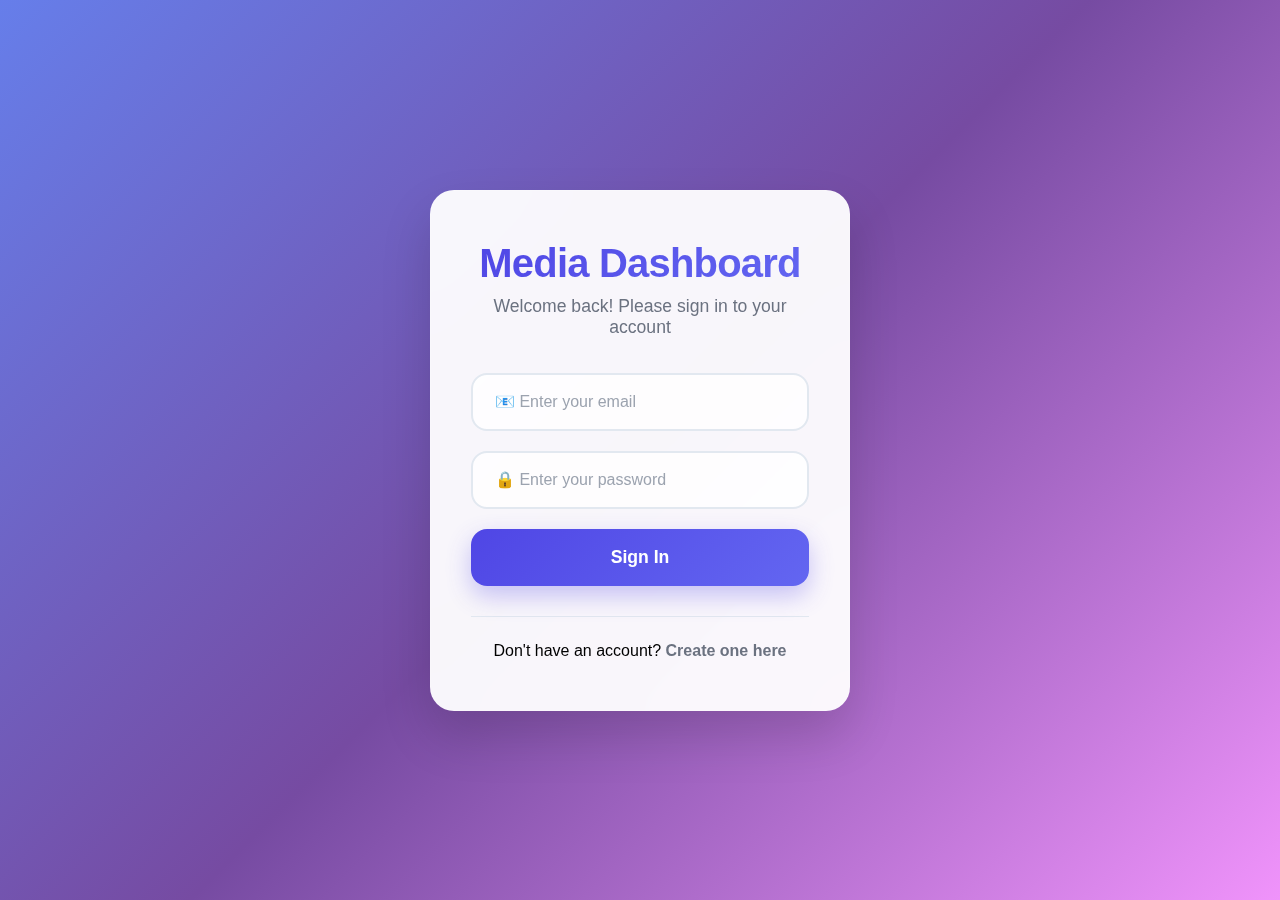
<file: index.html>
<!DOCTYPE html>
<html lang="en">
<head>
<meta charset="UTF-8">
<meta name="viewport" content="width=device-width, initial-scale=1.0">
<title>Dashboard - Media & Notes</title>
<style>
* {
  margin: 0;
  padding: 0;
  box-sizing: border-box;
}

body {
  font-family: -apple-system, BlinkMacSystemFont, 'Segoe UI', Roboto, Oxygen, Ubuntu, sans-serif;
  background: linear-gradient(135deg, #667eea 0%, #764ba2 100%);
  min-height: 100vh;
  padding: 15px;
  line-height: 1.6;
}

.container {
  max-width: 1200px;
  margin: 0 auto;
}

/* ----------------- Dashboard Header ----------------- */
.dashboard-header {
  background: linear-gradient(135deg, #4f46e5, #6366f1);
  color: white;
  padding: 25px;
  border-radius: 20px;
  text-align: center;
  margin-bottom: 30px;
  box-shadow: 0 20px 40px rgba(79, 70, 229, 0.3);
  position: relative;
  overflow: hidden;
}

.dashboard-header::before {
  content: '';
  position: absolute;
  top: -50%;
  right: -50%;
  width: 100%;
  height: 100%;
  background: rgba(255,255,255,0.1);
  transform: rotate(30deg);
  animation: shimmer 3s infinite;
}

@keyframes shimmer {
  0% { transform: translateX(-100%) translateY(-100%) rotate(30deg); }
  100% { transform: translateX(100%) translateY(100%) rotate(30deg); }
}

.dashboard-header h2 { 
  font-size: clamp(1.5rem, 4vw, 2.2rem); 
  margin-bottom: 8px;
  font-weight: 700;
}

.dashboard-header p { 
  font-size: clamp(0.9rem, 2.5vw, 1.1rem); 
  color: #e0e7ff;
  opacity: 0.9;
}

#logoutBtn {
  position: absolute; 
  top: 20px; 
  right: 20px;
  background: rgba(255,255,255,0.2);
  backdrop-filter: blur(10px);
  color: white; 
  border: 1px solid rgba(255,255,255,0.3);
  padding: 12px 20px; 
  border-radius: 50px;
  cursor: pointer; 
  font-weight: 600; 
  font-size: 0.9rem;
  transition: all 0.3s ease;
}

#logoutBtn:hover { 
  background: rgba(225, 29, 72, 0.9);
  transform: translateY(-3px) scale(1.05);
  box-shadow: 0 10px 25px rgba(225, 29, 72, 0.4);
}

/* ----------------- Location Button ----------------- */
#locationBtn {
  display: inline-flex;
  align-items: center;
  gap: 8px;
  background: rgba(255,255,255,0.2);
  backdrop-filter: blur(10px);
  color: white;
  border: 1px solid rgba(255,255,255,0.3);
  padding: 14px 24px;
  border-radius: 50px;
  cursor: pointer;
  font-weight: 600;
  font-size: 1rem;
  margin-bottom: 20px;
  transition: all 0.3s ease;
}

#locationBtn:hover {
  background: rgba(34, 197, 94, 0.9);
  transform: translateY(-3px);
  box-shadow: 0 15px 30px rgba(34, 197, 94, 0.4);
}

#locationStatus {
  color: #10b981;
  font-weight: 500;
  margin-bottom: 25px;
  font-size: 0.95rem;
}

/* ----------------- Admin Cards ----------------- */
.admin-cards {
  display: grid;
  grid-template-columns: repeat(auto-fit, minmax(320px, 1fr));
  gap: 20px;
  margin-bottom: 30px;
}

.card {
  background: rgba(255, 255, 255, 0.95);
  backdrop-filter: blur(20px);
  padding: 25px;
  border-radius: 20px;
  box-shadow: 0 20px 40px rgba(0,0,0,0.1);
  border: 1px solid rgba(255,255,255,0.2);
  transition: all 0.4s cubic-bezier(0.175, 0.885, 0.32, 1.275);
}

.card:hover {
  transform: translateY(-10px) scale(1.02);
  box-shadow: 0 30px 60px rgba(0,0,0,0.15);
}

.card h3, .card h4 {
  color: #4f46e5;
  margin-bottom: 15px;
  font-size: 1.3rem;
  font-weight: 700;
}

.card form {
  display: flex;
  flex-direction: column;
  gap: 15px;
}

.card input, .card textarea, .card button {
  width: 100%;
  padding: 14px 16px;
  border: 2px solid #e2e8f0;
  border-radius: 12px;
  font-size: 1rem;
  transition: all 0.3s ease;
  background: rgba(255,255,255,0.8);
}

.card input:focus, .card textarea:focus {
  outline: none;
  border-color: #4f46e5;
  box-shadow: 0 0 0 3px rgba(79, 70, 229, 0.1);
}

.card textarea { resize: vertical; min-height: 100px; }

/* ----------------- Tabs ----------------- */
.tabs {
  display: flex;
  justify-content: center;
  gap: 15px;
  margin-bottom: 30px;
  flex-wrap: wrap;
}

.tabs button {
  background: rgba(255,255,255,0.2);
  backdrop-filter: blur(10px);
  color: white;
  border: 1px solid rgba(255,255,255,0.3);
  padding: 14px 28px;
  border-radius: 50px;
  cursor: pointer;
  font-weight: 600;
  font-size: 1rem;
  transition: all 0.3s ease;
  white-space: nowrap;
}

.tabs button.active, .tabs button:hover {
  background: linear-gradient(135deg, #4f46e5, #6366f1);
  transform: translateY(-3px);
  box-shadow: 0 15px 30px rgba(79, 70, 229, 0.4);
}

/* ----------------- Gallery & Notes ----------------- */
.gallery, #notesContainer {
  display: grid;
  grid-template-columns: repeat(auto-fill, minmax(280px, 1fr));
  gap: 20px;
  margin-top: 20px;
}

#gallerySection h3, #notesSection h3, h3 {
  color: white;
  font-size: clamp(1.4rem, 3vw, 1.8rem);
  margin-bottom: 25px;
  text-align: center;
  font-weight: 700;
  text-shadow: 0 2px 10px rgba(0,0,0,0.3);
}

/* Media Styling */
img, video, audio {
  width: 100%;
  height: 200px;
  object-fit: cover;
  border-radius: 16px;
  margin-bottom: 15px;
  box-shadow: 0 10px 30px rgba(0,0,0,0.2);
}

audio { height: auto; }

/* Delete Button */
button.delete {
  background: linear-gradient(135deg, #ef4444, #dc2626);
  color: white;
  border: none;
  padding: 10px 20px;
  border-radius: 25px;
  cursor: pointer;
  font-size: 0.9rem;
  font-weight: 600;
  transition: all 0.3s ease;
  align-self: flex-start;
  box-shadow: 0 5px 15px rgba(239, 68, 68, 0.4);
}

button.delete:hover {
  transform: translateY(-2px) scale(1.05);
  box-shadow: 0 10px 25px rgba(239, 68, 68, 0.6);
}

/* Location Cards */
.location-card {
  background: rgba(255,255,255,0.95);
  backdrop-filter: blur(20px);
  border: 1px solid rgba(255,255,255,0.3);
  padding: 20px;
  margin-bottom: 15px;
  border-radius: 16px;
  box-shadow: 0 10px 30px rgba(0,0,0,0.1);
}

.location-card p {
  margin-bottom: 8px;
  color: #374151;
  font-size: 0.95rem;
}

/* ----------------- Responsive Design ----------------- */
@media (max-width: 768px) {
  body { padding: 10px; }
  
  .dashboard-header {
    padding: 20px 15px;
    margin-bottom: 20px;
  }
  
  #logoutBtn {
    position: static;
    margin-top: 15px;
    width: 100%;
  }
  
  .tabs {
    flex-direction: column;
    align-items: center;
  }
  
  .tabs button {
    width: 100%;
    max-width: 300px;
    padding: 16px 24px;
  }
  
  .admin-cards {
    grid-template-columns: 1fr;
    gap: 15px;
  }
  
  .gallery, #notesContainer {
    grid-template-columns: repeat(auto-fill, minmax(250px, 1fr));
    gap: 15px;
  }
  
  #locationBtn {
    width: 100%;
    justify-content: center;
  }
}

@media (max-width: 480px) {
  .gallery, #notesContainer {
    grid-template-columns: 1fr;
  }
  
  .card {
    padding: 20px 15px;
  }
  
  img, video {
    height: 180px;
  }
}

/* Loading Animation */
.loading {
  display: inline-block;
  width: 20px;
  height: 20px;
  border: 3px solid rgba(255,255,255,.3);
  border-radius: 50%;
  border-top-color: #fff;
  animation: spin 1s ease-in-out infinite;
}

@keyframes spin {
  to { transform: rotate(360deg); }
}
</style>
</head>
<body>
<div class="container">

<!-- Dashboard Header -->
<div class="dashboard-header">
  <h2 id="welcomeUser">Welcome!</h2>
  <p id="userRoleDisplay">Role: </p>
  <button id="logoutBtn">Logout</button>
</div>

<button id="locationBtn">📍 Save My Location</button>
<p id="locationStatus"></p>

<!-- Admin Form Cards -->
<div class="admin-cards">
  <div class="card" id="uploadCard" style="display:none;">
    <h3>Upload Media (Admin Only)</h3>
    <form id="uploadForm">
      <input type="file" id="file" required />
      <button type="submit">Upload Media</button>
    </form>
  </div>
  <div class="card" id="noteCard" style="display:none;">
    <h3>Add Note (Admin Only)</h3>
    <form id="noteForm">
      <input type="text" id="noteTitle" placeholder="Note Title" required />
      <textarea id="noteContent" placeholder="Note Content" rows="3" required></textarea>
      <button type="submit">Add Note</button>
    </form>
  </div>
</div>

<!-- Tabs -->
<div class="tabs">
  <button id="galleryTab" class="active">📸 Gallery</button>
  <button id="notesTab">📝 Notes</button>
</div>

<!-- Sections -->
<div id="gallerySection">
  <h3>Media Gallery</h3>
  <div class="gallery" id="gallery"></div>
</div>

<div id="notesSection" style="display:none;">
  <h3>Notes</h3>
  <div id="notesContainer"></div>
</div>

<!-- Location Cards -->
<h3>📍 Recent Locations</h3>
<div id="locationsContainer"></div>

</div>

<script>
// ------------------ User Info ------------------
let token = localStorage.getItem("token");
let userRole = localStorage.getItem("role");
let username = localStorage.getItem("username") || "User";

if(!token) window.location.href = "login.html";

document.getElementById("welcomeUser").innerText = `Welcome, ${username}!`;
document.getElementById("userRoleDisplay").innerText = `Role: ${userRole.charAt(0).toUpperCase() + userRole.slice(1)}`;

// Show admin cards
if(userRole === "admin"){
  document.getElementById("uploadCard").style.display = "block";
  document.getElementById("noteCard").style.display = "block";
}

// Logout
document.getElementById("logoutBtn").onclick = ()=>{
  localStorage.clear();
  window.location.href = "login.html";
};

// ------------------ Save Location ------------------
const locationBtn = document.getElementById("locationBtn");
const locationStatus = document.getElementById("locationStatus");

document.getElementById("locationBtn").addEventListener("click", async () => {
  locationBtn.innerHTML = '<span class="loading"></span> Saving...';
  locationBtn.disabled = true;
  
  if (!navigator.geolocation) { 
    alert("Geolocation not supported"); 
    resetLocationBtn();
    return; 
  }

  navigator.geolocation.getCurrentPosition(async (position) => {
    const lat = position.coords.latitude;
    const lng = position.coords.longitude;

    try {
      const res = await fetch("http://localhost:5000/api/location/save", {
        method: "POST",
        headers: { "Content-Type": "application/json", "Authorization": "Bearer " + token },
        body: JSON.stringify({ lat, lng })
      });

      if (!res.ok) {
        const err = await res.json();
        throw new Error(err.msg || "Failed to save location");
      }

      locationStatus.innerText = "✅ Location saved successfully!";
      loadLocations();
    } catch (err) {
      console.error(err);
      alert("Failed to save location: " + err.message);
    } finally {
      resetLocationBtn();
    }
  }, (error) => {
    alert("Location access denied");
    resetLocationBtn();
  });
});

function resetLocationBtn() {
  setTimeout(() => {
    locationBtn.innerHTML = '📍 Save My Location';
    locationBtn.disabled = false;
  }, 1500);
}

// ------------------ Display Locations ------------------
async function loadLocations() {
  const container = document.getElementById("locationsContainer");
  container.innerHTML = '<div style="text-align:center;padding:40px;color:#9ca3af;">Loading locations...</div>';
  
  try {
    const res = await fetch("http://localhost:5000/api/location/all");
    const locations = await res.json();
    
    container.innerHTML = "";
    if (locations.length === 0) {
      container.innerHTML = '<div style="text-align:center;padding:40px;color:#9ca3af;">No locations saved yet</div>';
      return;
    }
    
    locations.forEach(loc => {
      const date = new Date(loc.createdAt);
      const div = document.createElement("div");
      div.className = "location-card";
      div.innerHTML = `
        <p><strong>👤 ${loc.user.username}</strong></p>
        <p>📍 ${loc.lat.toFixed(6)}, ${loc.lng.toFixed(6)}</p>
        <p>🕒 ${date.toLocaleString('en-IN', { timeZone: 'Asia/Kolkata' })}</p>
      `;
      container.appendChild(div);
    });
  } catch (err) { 
    console.error("Failed to load locations:", err);
    container.innerHTML = '<div style="text-align:center;padding:40px;color:#ef4444;">Failed to load locations</div>';
  }
}
loadLocations();

// ------------------ Tabs ------------------
const galleryTab = document.getElementById("galleryTab");
const notesTab = document.getElementById("notesTab");
const gallerySection = document.getElementById("gallerySection");
const notesSection = document.getElementById("notesSection");

gallerySection.style.display = "block";
notesSection.style.display = "none";

galleryTab.onclick = () => {
  gallerySection.style.display = "block"; 
  notesSection.style.display = "none";
  galleryTab.classList.add("active"); 
  notesTab.classList.remove("active");
  loadMedia();
}

notesTab.onclick = () => {
  gallerySection.style.display = "none"; 
  notesSection.style.display = "block";
  notesTab.classList.add("active"); 
  galleryTab.classList.remove("active");
  loadNotes();
}

// ------------------ Media & Notes Logic ------------------
const gallery = document.getElementById("gallery");
const notesContainer = document.getElementById("notesContainer");
const uploadForm = document.getElementById("uploadForm");
const noteForm = document.getElementById("noteForm");

uploadForm.addEventListener("submit", async e => {
  e.preventDefault();
  if(!token) return alert("Login as admin to upload");
  
  const fileInput = document.getElementById("file");
  if(!fileInput.files[0]) return alert("Select a file");
  
  const submitBtn = uploadForm.querySelector('button[type="submit"]');
  const originalText = submitBtn.innerText;
  submitBtn.innerHTML = '<span class="loading"></span> Uploading...';
  submitBtn.disabled = true;
  
  const formData = new FormData();
  formData.append("file", fileInput.files[0]);
  
  try {
    await fetch("http://localhost:5000/api/media/upload", {
      method: "POST", 
      headers: {Authorization: "Bearer " + token}, 
      body: formData
    });
    fileInput.value = "";
    loadMedia();
    alert("Media uploaded successfully!");
  } catch(err) {
    console.error(err);
    alert("Upload failed!");
  } finally {
    submitBtn.innerText = originalText;
    submitBtn.disabled = false;
  }
});

noteForm.addEventListener("submit", async e => {
  e.preventDefault();
  const title = document.getElementById("noteTitle").value;
  const content = document.getElementById("noteContent").value;
  
  if(!title || !content) return alert("Please fill all fields");
  
  const submitBtn = noteForm.querySelector('button[type="submit"]');
  const originalText = submitBtn.innerText;
  submitBtn.innerHTML = '<span class="loading"></span> Adding...';
  submitBtn.disabled = true;
  
  try {
    await fetch("http://localhost:5000/api/notes/create", {
      method: "POST", 
      headers: {
        "Content-Type": "application/json",
        "Authorization": "Bearer " + token
      },
      body: JSON.stringify({title, content})
    });
    noteForm.reset();
    loadNotes();
    alert("Note added successfully!");
  } catch(err) {
    console.error(err);
    alert("Failed to add note!");
  } finally {
    submitBtn.innerText = originalText;
    submitBtn.disabled = false;
  }
});

// ------------------ Load Media ------------------
async function loadMedia() {
  gallery.innerHTML = '<div style="grid-column:1/-1;text-align:center;padding:40px;color:#9ca3af;">Loading media...</div>';
  
  try {
    const res = await fetch("http://localhost:5000/api/media/all");
    const mediaList = await res.json();
    
    gallery.innerHTML = "";
    if (mediaList.length === 0) {
      gallery.innerHTML = '<div style="grid-column:1/-1;text-align:center;padding:40px;color:#9ca3af;">No media available</div>';
      return;
    }
    
    mediaList.forEach(media => {
      const card = document.createElement("div");
      card.className = "card";
      const url = media.url;
      let type = "image";
      
      if (url.match(/\.(mp4|mov|avi|webm)$/i)) type = "video";
      else if (url.match(/\.(mp3|wav|ogg)$/i)) type = "audio";
      
      if (type === "image") {
        card.innerHTML = `<img src="${url}" alt="Media" loading="lazy" />`;
      } else if (type === "video") {
        card.innerHTML = `<video controls preload="metadata"><source src="${url}" type="video/${url.split('.').pop()}"></video>`;
      } else {
        card.innerHTML = `<audio controls preload="metadata"><source src="${url}" type="audio/${url.split('.').pop()}"></audio>`;
      }
      
      if (userRole === "admin") {
        const btn = document.createElement("button");
        btn.textContent = "🗑️ Delete";
        btn.className = "delete";
        btn.onclick = async () => {
          if (!confirm("Delete this media?")) return;
          try {
            await fetch("http://localhost:5000/api/media/delete", {
              method: "DELETE", 
              headers: {
                "Content-Type": "application/json",
                "Authorization": "Bearer " + token
              }, 
              body: JSON.stringify({url})
            });
            loadMedia();
          } catch(err) {
            console.error(err);
            alert("Delete failed!");
          }
        };
        card.appendChild(btn);
      }
      gallery.appendChild(card);
    });
  } catch(err) {
    console.error(err);
    gallery.innerHTML = '<div style="grid-column:1/-1;text-align:center;padding:40px;color:#ef4444;">Failed to load media</div>';
  }
}

// ------------------ Load Notes ------------------
async function loadNotes() {
  notesContainer.innerHTML = '<div style="text-align:center;padding:40px;color:#9ca3af;">Loading notes...</div>';
  
  try {
    const res = await fetch("http://localhost:5000/api/notes/all");
    const notes = await res.json();
    
    notesContainer.innerHTML = "";
    if (notes.length === 0) {
      notesContainer.innerHTML = '<div style="text-align:center;padding:40px;color:#9ca3af;">No notes available</div>';
      return;
    }
    
    notes.forEach(note => {
      const div = document.createElement("div");
      div.className = "card";
      div.innerHTML = `
        <h4>${note.title}</h4>
        <p style="color:#6b7280;">${note.content}</p>
      `;
      
      if (userRole === "admin") {
        const btn = document.createElement("button");
        btn.textContent = "🗑️ Delete";
        btn.className = "delete";
        btn.onclick = async () => {
          if (!confirm("Delete this note?")) return;
          try {
            await fetch(`http://localhost:5000/api/notes/delete/${note._id}`, {
              method: "DELETE", 
              headers: {Authorization: "Bearer " + token}
            });
            loadNotes();
          } catch(err) {
            console.error(err);
            alert("Delete failed!");
          }
        };
        div.appendChild(btn);
      }
      notesContainer.appendChild(div);
    });
  } catch(err) {
    console.error(err);
    notesContainer.innerHTML = '<div style="text-align:center;padding:40px;color:#ef4444;">Failed to load notes</div>';
  }
}

// ------------------ Initialize ------------------
loadMedia();
loadNotes();
</script>
</body>
</html>
</file>
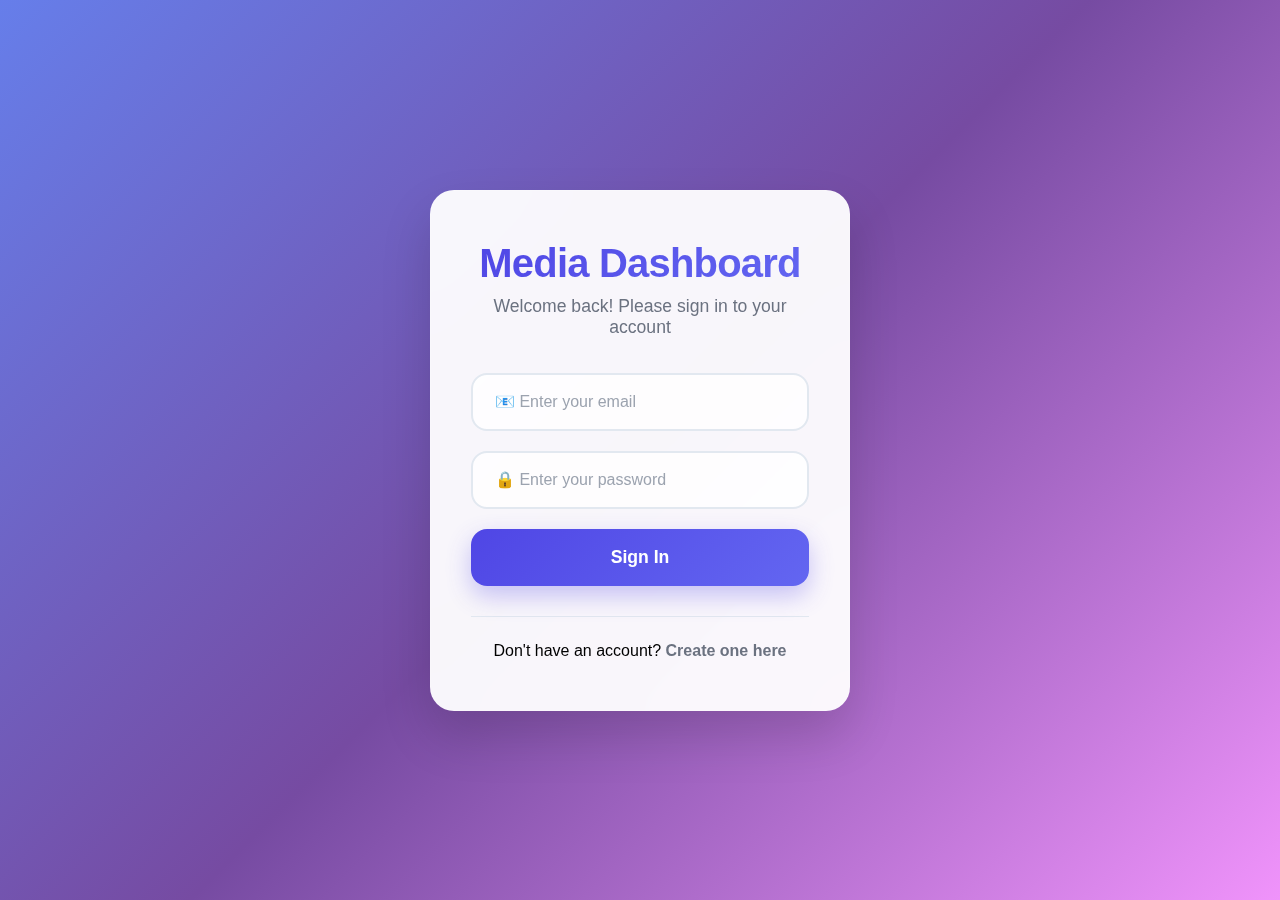
<file: index2.html>
<!DOCTYPE html>
<html lang="en">
<head>
<meta charset="UTF-8">
<title>Dashboard - Media & Notes</title>
<link rel="stylesheet" href="style.css">
<style>
/* ----------------- Dashboard Header ----------------- */
.dashboard-header {
  position: relative;
  background: linear-gradient(to right, #4f46e5, #6366f1);
  color: white;
  padding: 20px;
  border-radius: 12px;
  text-align: center;
  margin-bottom: 30px;
  box-shadow: 0 6px 18px rgba(0,0,0,0.1);
}
.dashboard-header h2 { font-size: 28px; margin-bottom: 5px; }
.dashboard-header p { font-size: 16px; color: #e0e7ff; }
#logoutBtn {
  position: absolute; top: 20px; right: 20px;
  background: #e11d48; color: white; border: none;
  padding: 10px 18px; border-radius: 8px;
  cursor: pointer; font-weight: 500; transition: 0.3s;
}
#logoutBtn:hover { background: #be123c; transform: translateY(-2px); }

/* ----------------- Tabs ----------------- */
.tabs { display: flex; justify-content: center; gap: 20px; margin-bottom: 25px; }
.tabs button {
  background: #e0e7ff; color: #4f46e5; border: none;
  padding: 10px 20px; border-radius: 8px; cursor: pointer;
  font-weight: 500; transition: 0.3s;
}
.tabs button.active, .tabs button:hover { background: #4f46e5; color: white; transform: translateY(-2px); }

/* ----------------- Admin Form Cards ----------------- */
.admin-cards {
  display: grid;
  grid-template-columns: repeat(auto-fill, minmax(300px, 1fr));
  gap: 20px; margin-bottom: 30px;
}
.card form { display: flex; flex-direction: column; gap: 12px; }
.card form input, .card form textarea, .card form button { width: 100%; }

/* ----------------- Gallery & Notes Section ----------------- */
.gallery, #notesContainer { display: grid; grid-template-columns: repeat(auto-fill, minmax(250px, 1fr)); gap: 20px; margin-top: 20px; }

/* ----------------- Card Styling ----------------- */
.card {
  background: white; padding: 20px; border-radius: 12px;
  box-shadow: 0 6px 18px rgba(0,0,0,0.08);
  display: flex; flex-direction: column; justify-content: flex-start;
  transition: transform 0.3s ease, box-shadow 0.3s ease;
}
.card:hover { transform: translateY(-5px); box-shadow: 0 12px 24px rgba(0,0,0,0.15); }
.card h4, .card h3 { margin-bottom: 10px; color: #4f46e5; }
.card p { margin-bottom: 10px; color: #555; }

/* Media Styling */
img, video, audio { width: 100%; border-radius: 8px; margin-bottom: 10px; }

/* Delete Button */
button.delete {
  background: #e11d48; color: white; border: none;
  padding: 8px 14px; border-radius: 6px; cursor: pointer;
  font-size: 14px; transition: 0.3s; align-self: flex-start;
}
button.delete:hover { background: #be123c; transform: translateY(-2px); }

/* Location Card */
.location-card { border: 1px solid #ccc; padding: 10px; margin-bottom: 8px; border-radius: 5px; background: #f7f7f7; }

/* Responsive */
@media(max-width:600px){ .tabs { flex-direction: column; gap: 12px; } }
</style>
</head>
<body>
<div class="container">

<!-- Dashboard Header -->
<div class="dashboard-header">
  <h2 id="welcomeUser">Welcome!</h2>
  <p id="userRoleDisplay">Role: </p>
  <button id="logoutBtn">Logout</button>
</div>

<button id="locationBtn">📍 Save My Location</button>
<p id="locationStatus"></p>

<!-- Admin Form Cards -->
<div class="admin-cards">
  <div class="card" id="uploadCard" style="display:none;">
    <h3>Upload Media (Admin Only)</h3>
    <form id="uploadForm">
      <input type="file" id="file" required />
      <button type="submit">Upload</button>
    </form>
  </div>
  <div class="card" id="noteCard" style="display:none;">
    <h3>Add Note (Admin Only)</h3>
    <form id="noteForm">
      <input type="text" id="noteTitle" placeholder="Note Title" required />
      <textarea id="noteContent" placeholder="Note Content" rows="3" required></textarea>
      <button type="submit">Add Note</button>
    </form>
  </div>
</div>

<!-- Tabs -->
<div class="tabs">
  <button id="galleryTab" class="active">Gallery</button>
  <button id="notesTab">Notes</button>
</div>

<!-- Sections -->
<div id="gallerySection">
  <h3>Gallery</h3>
  <div class="gallery" id="gallery"></div>
</div>

<div id="notesSection">
  <h3>Notes</h3>
  <div id="notesContainer"></div>
</div>

<!-- Location Cards -->
<h3>Locations</h3>
<div id="locationsContainer"></div>

</div>

<script>
// ------------------ User Info ------------------
let token = localStorage.getItem("token");
let userRole = localStorage.getItem("role");
let username = localStorage.getItem("username") || "User";
if(!token) window.location.href = "login.html";

document.getElementById("welcomeUser").innerText = `Welcome, ${username}!`;
document.getElementById("userRoleDisplay").innerText = `Role: ${userRole}`;

// Show admin cards
if(userRole==="admin"){
  document.getElementById("uploadCard").style.display = "block";
  document.getElementById("noteCard").style.display = "block";
}

// Logout
document.getElementById("logoutBtn").onclick = ()=>{
  localStorage.clear();
  window.location.href = "login.html";
};

// ------------------ Save Location ------------------
document.getElementById("locationBtn").addEventListener("click", () => {
  if (!navigator.geolocation) { alert("Geolocation not supported"); return; }

  navigator.geolocation.getCurrentPosition(async (position) => {
    const lat = position.coords.latitude;
    const lng = position.coords.longitude;

    try {
      const res = await fetch("http://localhost:5000/api/location/save", {
        method: "POST",
        headers: { "Content-Type": "application/json", "Authorization": "Bearer " + token },
        body: JSON.stringify({ lat, lng })
      });

      if (!res.ok) {
        const err = await res.json();
        throw new Error(err.msg || "Failed to save location");
      }

      document.getElementById("locationStatus").innerText = "✅ Location saved";
      loadLocations(); // <-- refresh locations immediately
    } catch (err) {
      console.error(err);
      alert("Failed to save location");
    }
  }, () => alert("Permission denied"));
});

// ------------------ Display Locations ------------------
async function loadLocations() {
  const container = document.getElementById("locationsContainer");
  container.innerHTML = "";
  try {
    const res = await fetch("http://localhost:5000/api/location/all");
    const locations = await res.json();
    locations.forEach(loc => {
      const date = new Date(loc.createdAt);
      const div = document.createElement("div");
      div.className = "location-card";
      div.innerHTML = `
        <p>User: ${loc.user.username}</p>
        <p>Lat: ${loc.lat}, Lng: ${loc.lng}</p>
        <p>Time: ${date.toLocaleString()}</p>
      `;
      container.appendChild(div);
    });
  } catch (err) { console.error("Failed to load locations:", err); }
}
loadLocations();

// ------------------ Tabs ------------------
const galleryTab = document.getElementById("galleryTab");
const notesTab = document.getElementById("notesTab");
const gallerySection = document.getElementById("gallerySection");
const notesSection = document.getElementById("notesSection");

gallerySection.style.display="block";
notesSection.style.display="none";
galleryTab.classList.add("active");
notesTab.classList.remove("active");

galleryTab.onclick = ()=>{
  gallerySection.style.display="block"; notesSection.style.display="none";
  galleryTab.classList.add("active"); notesTab.classList.remove("active");
}
notesTab.onclick = ()=>{
  gallerySection.style.display="none"; notesSection.style.display="block";
  notesTab.classList.add("active"); galleryTab.classList.remove("active");
}

// ------------------ Media & Notes Logic ------------------
const gallery = document.getElementById("gallery");
const notesContainer = document.getElementById("notesContainer");

uploadForm.addEventListener("submit", async e=>{
  e.preventDefault();
  if(!token) return alert("Login as admin to upload");
  const fileInput = document.getElementById("file");
  if(!fileInput.files[0]) return alert("Select a file");
  const formData = new FormData();
  formData.append("file", fileInput.files[0]);
  try {
    await fetch("http://localhost:5000/api/media/upload",{
      method:"POST", headers:{Authorization:"Bearer "+token}, body:formData
    });
    fileInput.value="";
    loadMedia();
  } catch(err){console.error(err);}
});

noteForm.addEventListener("submit", async e=>{
  e.preventDefault();
  const title = document.getElementById("noteTitle").value;
  const content = document.getElementById("noteContent").value;
  if(!title || !content) return alert("Fill all fields");
  try{
    await fetch("http://localhost:5000/api/notes/create",{
      method:"POST", headers:{"Content-Type":"application/json","Authorization":"Bearer "+token},
      body: JSON.stringify({title, content})
    });
    noteForm.reset();
    loadNotes();
  } catch(err){console.error(err);}
});

// ------------------ Load Media ------------------
async function loadMedia(){
  gallery.innerHTML="";
  try{
    const res = await fetch("http://localhost:5000/api/media/all");
    const mediaList = await res.json();
    mediaList.forEach(media=>{
      const card = document.createElement("div");
      card.className="card";
      const url = media.url;
      let type="image";
      if(url.match(/\.(mp4|mov|avi|webm)$/i)) type="video";
      else if(url.match(/\.(mp3|wav|ogg)$/i)) type="audio";
      if(type==="image") card.innerHTML=`<img src="${url}" />`;
      else if(type==="video") card.innerHTML=`<video controls src="${url}"></video>`;
      else card.innerHTML=`<audio controls src="${url}"></audio>`;
      if(userRole==="admin"){
        const btn = document.createElement("button");
        btn.textContent="Delete"; btn.className="delete";
        btn.onclick = async ()=>{
          if(!confirm("Delete this media?")) return;
          try{
            await fetch("http://localhost:5000/api/media/delete",{method:"DELETE", headers:{"Content-Type":"application/json","Authorization":"Bearer "+token}, body:JSON.stringify({url})});
            loadMedia();
          } catch(err){console.error(err);}
        };
        card.appendChild(btn);
      }
      gallery.appendChild(card);
    });
  } catch(err){console.error(err);}
}

// ------------------ Load Notes ------------------
async function loadNotes(){
  notesContainer.innerHTML="";
  try{
    const res = await fetch("http://localhost:5000/api/notes/all");
    const notes = await res.json();
    notes.forEach(note=>{
      const div = document.createElement("div");
      div.className="card"; div.style.padding="10px";
      div.innerHTML=`<h4>${note.title}</h4><p>${note.content}</p>`;
      if(userRole==="admin"){
        const btn = document.createElement("button");
        btn.textContent="Delete"; btn.className="delete";
        btn.onclick=async()=>{
          if(!confirm("Delete this note?")) return;
          await fetch(`http://localhost:5000/api/notes/delete/${note._id}`,{method:"DELETE", headers:{Authorization:"Bearer "+token}});
          loadNotes();
        };
        div.appendChild(btn);
      }
      notesContainer.appendChild(div);
    });
  } catch(err){console.error(err);}
}

// ------------------ Initialize ------------------
loadMedia();
loadNotes();
</script>
</body>
</html>
</file>
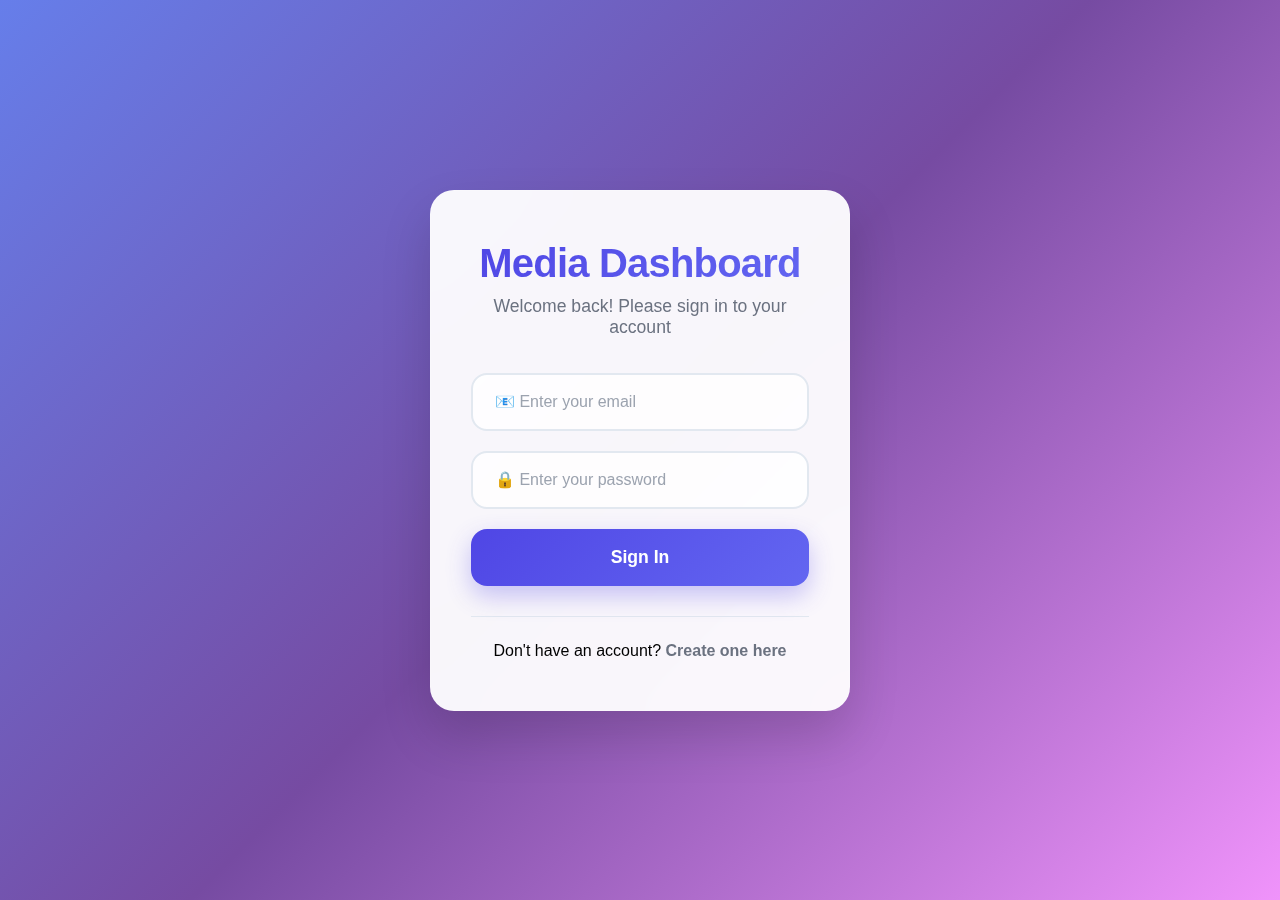
<file: login.html>
<!DOCTYPE html>
<html lang="en">
<head>
  <meta charset="UTF-8">
  <meta name="viewport" content="width=device-width, initial-scale=1.0">
  <title>Login - Media & Notes Dashboard</title>
  <style>
    * {
      margin: 0;
      padding: 0;
      box-sizing: border-box;
    }

    body {
      font-family: -apple-system, BlinkMacSystemFont, 'Segoe UI', Roboto, Oxygen, Ubuntu, sans-serif;
      background: linear-gradient(135deg, #667eea 0%, #764ba2 50%, #f093fb 100%);
      min-height: 100vh;
      display: flex;
      align-items: center;
      justify-content: center;
      padding: 20px;
    }

    .container {
      background: rgba(255, 255, 255, 0.95);
      backdrop-filter: blur(20px);
      padding: 50px 40px;
      border-radius: 24px;
      box-shadow: 0 25px 50px rgba(0,0,0,0.15);
      border: 1px solid rgba(255,255,255,0.2);
      width: 100%;
      max-width: 420px;
      text-align: center;
      animation: slideUp 0.6s cubic-bezier(0.175, 0.885, 0.32, 1.275);
    }

    @keyframes slideUp {
      from {
        opacity: 0;
        transform: translateY(30px);
      }
      to {
        opacity: 1;
        transform: translateY(0);
      }
    }

    h2 {
      background: linear-gradient(135deg, #4f46e5, #6366f1);
      -webkit-background-clip: text;
      -webkit-text-fill-color: transparent;
      background-clip: text;
      font-size: clamp(1.8rem, 5vw, 2.5rem);
      font-weight: 800;
      margin-bottom: 10px;
      letter-spacing: -0.02em;
    }

    .subtitle {
      color: #6b7280;
      font-size: 1.1rem;
      margin-bottom: 35px;
      font-weight: 500;
    }

    form {
      display: flex;
      flex-direction: column;
      gap: 20px;
    }

    input {
      width: 100%;
      padding: 18px 22px;
      border: 2px solid #e2e8f0;
      border-radius: 16px;
      font-size: 1rem;
      background: rgba(255,255,255,0.8);
      transition: all 0.3s cubic-bezier(0.4, 0, 0.2, 1);
      font-family: inherit;
    }

    input:focus {
      outline: none;
      border-color: #4f46e5;
      box-shadow: 0 0 0 4px rgba(79, 70, 229, 0.1);
      transform: translateY(-2px);
    }

    input::placeholder {
      color: #9ca3af;
    }

    button {
      background: linear-gradient(135deg, #4f46e5, #6366f1);
      color: white;
      border: none;
      padding: 18px 32px;
      border-radius: 16px;
      font-size: 1.1rem;
      font-weight: 700;
      cursor: pointer;
      transition: all 0.3s cubic-bezier(0.4, 0, 0.2, 1);
      box-shadow: 0 10px 25px rgba(79, 70, 229, 0.3);
      position: relative;
      overflow: hidden;
    }

    button::before {
      content: '';
      position: absolute;
      top: 0;
      left: -100%;
      width: 100%;
      height: 100%;
      background: linear-gradient(90deg, transparent, rgba(255,255,255,0.3), transparent);
      transition: left 0.5s;
    }

    button:hover::before {
      left: 100%;
    }

    button:hover {
      transform: translateY(-3px);
      box-shadow: 0 20px 40px rgba(79, 70, 229, 0.4);
    }

    button:active {
      transform: translateY(-1px);
    }

    .login-link {
      margin-top: 25px;
      color: #6b7280;
      text-decoration: none;
      font-weight: 600;
    }

    .login-link:hover {
      color: #4f46e5;
    }

    .link-container {
      margin-top: 30px;
      padding-top: 25px;
      border-top: 1px solid #e2e8f0;
    }

    .loading {
      display: inline-block;
      width: 20px;
      height: 20px;
      border: 3px solid rgba(255,255,255,.3);
      border-radius: 50%;
      border-top-color: #fff;
      animation: spin 1s ease-in-out infinite;
      margin-right: 10px;
    }

    @keyframes spin {
      to { transform: rotate(360deg); }
    }

    .error {
      background: #fef2f2;
      color: #dc2626;
      padding: 12px 20px;
      border-radius: 12px;
      border-left: 4px solid #ef4444;
      margin-bottom: 20px;
      font-weight: 500;
      display: none;
    }

    .success {
      background: #f0fdf4;
      color: #166534;
      padding: 12px 20px;
      border-radius: 12px;
      border-left: 4px solid #22c55e;
      margin-bottom: 20px;
      font-weight: 500;
      display: none;
    }

    /* Responsive */
    @media (max-width: 480px) {
      .container {
        padding: 40px 25px;
        margin: 10px;
      }

      h2 {
        margin-bottom: 5px;
      }
    }
  </style>
</head>
<body>
  <div class="container">
    <h2>Media Dashboard</h2>
    <p class="subtitle">Welcome back! Please sign in to your account</p>

    <div id="message"></div>

    <form id="loginForm">
      <input type="email" id="loginEmail" placeholder="📧 Enter your email" required />
      <input type="password" id="loginPassword" placeholder="🔒 Enter your password" required />
      <button type="submit" id="loginBtn">
        <span id="btnText">Sign In</span>
      </button>
    </form>

    <div class="link-container">
      <p>Don't have an account? <a href="signup.html" class="login-link">Create one here</a></p>
    </div>
  </div>

  <script>
    class LoginHandler {
      constructor() {
        this.form = document.getElementById("loginForm");
        this.emailInput = document.getElementById("loginEmail");
        this.passwordInput = document.getElementById("loginPassword");
        this.btnText = document.getElementById("btnText");
        this.loginBtn = document.getElementById("loginBtn");
        this.messageDiv = document.getElementById("message");

        // Use your deployed Railway backend
        this.API_BASE = "https://gallery-project-backend-production.up.railway.app/api";

        this.init();
      }

      init() {
        this.form.addEventListener("submit", (e) => this.handleLogin(e));

        this.emailInput.addEventListener("blur", () => this.validateEmail());
        this.passwordInput.addEventListener("blur", () => this.validatePassword());
      }

      async handleLogin(e) {
        e.preventDefault();

        if (!this.validateEmail() || !this.validatePassword()) {
          return;
        }

        this.setLoading(true);
        this.clearMessage();

        const email = this.emailInput.value.trim();
        const password = this.passwordInput.value;

        try {
          const res = await fetch(`${this.API_BASE}/auth/login`, {
            method: "POST",
            headers: { "Content-Type": "application/json" },
            body: JSON.stringify({ email, password })
          });

          const data = await res.json();

          if (data.success) {
            localStorage.setItem("token", data.token);
            localStorage.setItem("role", data.user.role);
            localStorage.setItem("username", data.user.username || "User");

            this.showMessage("Login successful! Redirecting...", "success");

            setTimeout(() => {
              window.location.href = "/index.html";
            }, 800);
          } else {
            this.showMessage(data.message || "Login failed", "error");
          }
        } catch (err) {
          console.error("Login error:", err);
          this.showMessage("Network error. Please check your connection.", "error");
        } finally {
          this.setLoading(false);
        }
      }

      validateEmail() {
        const email = this.emailInput.value.trim();
        const emailRegex = /^[^\s@]+@[^\s@]+\.[^\s@]+$/;

        if (email && !emailRegex.test(email)) {
          this.showFieldError(this.emailInput);
          return false;
        }
        this.clearFieldError(this.emailInput);
        return true;
      }

      validatePassword() {
        const password = this.passwordInput.value;

        if (password.length < 6) {
          this.showFieldError(this.passwordInput);
          return false;
        }
        this.clearFieldError(this.passwordInput);
        return true;
      }

      showFieldError(input) {
        input.style.borderColor = "#ef4444";
        input.style.boxShadow = "0 0 0 4px rgba(239, 68, 68, 0.1)";
      }

      clearFieldError(input) {
        input.style.borderColor = "#e2e8f0";
        input.style.boxShadow = "none";
      }

      setLoading(loading) {
        this.loginBtn.disabled = loading;
        if (loading) {
          this.btnText.innerHTML = '<span class="loading"></span>Signing In...';
        } else {
          this.btnText.textContent = "Sign In";
        }
      }

      showMessage(message, type) {
        this.messageDiv.className = type;
        this.messageDiv.textContent = message;
        this.messageDiv.style.display = "block";
      }

      clearMessage() {
        this.messageDiv.style.display = "none";
      }
    }

    document.addEventListener("DOMContentLoaded", () => {
      new LoginHandler();
    });

    document.addEventListener("keydown", (e) => {
      if (e.key === "Enter" && document.activeElement.tagName !== "BUTTON") {
        document.getElementById("loginForm").dispatchEvent(new Event("submit"));
      }
    });
  </script>
</body>
</html>
</file>
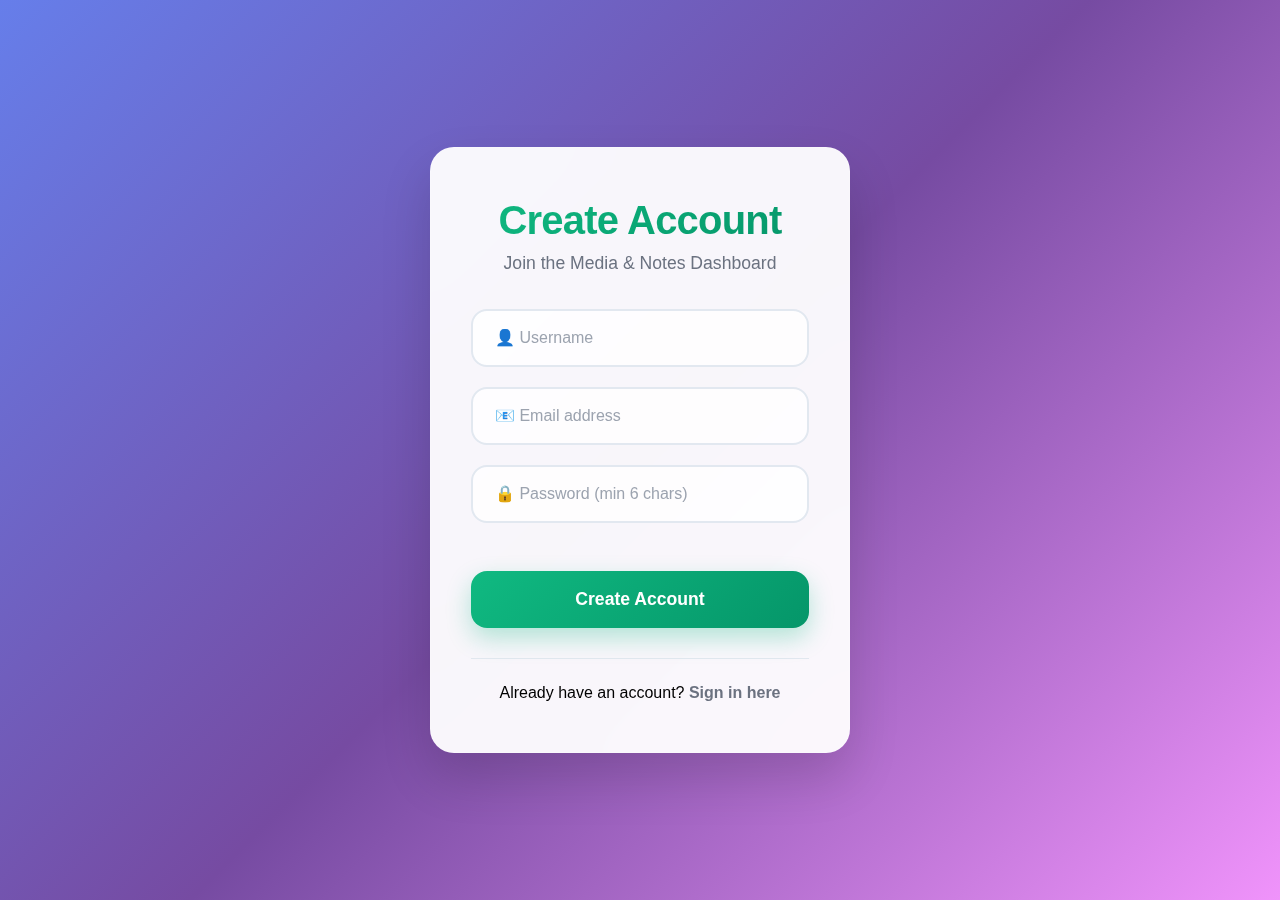
<file: signup.html>
<!DOCTYPE html>
<html lang="en">
<head>
  <meta charset="UTF-8">
  <meta name="viewport" content="width=device-width, initial-scale=1.0">
  <title>Signup - Media & Notes Dashboard</title>
  <style>
    * {
      margin: 0;
      padding: 0;
      box-sizing: border-box;
    }

    body {
      font-family: -apple-system, BlinkMacSystemFont, 'Segoe UI', Roboto, Oxygen, Ubuntu, sans-serif;
      background: linear-gradient(135deg, #667eea 0%, #764ba2 50%, #f093fb 100%);
      min-height: 100vh;
      display: flex;
      align-items: center;
      justify-content: center;
      padding: 20px;
    }

    .container {
      background: rgba(255, 255, 255, 0.95);
      backdrop-filter: blur(20px);
      padding: 50px 40px;
      border-radius: 24px;
      box-shadow: 0 25px 50px rgba(0,0,0,0.15);
      border: 1px solid rgba(255,255,255,0.2);
      width: 100%;
      max-width: 420px;
      text-align: center;
      animation: slideUp 0.6s cubic-bezier(0.175, 0.885, 0.32, 1.275);
    }

    @keyframes slideUp {
      from {
        opacity: 0;
        transform: translateY(30px);
      }
      to {
        opacity: 1;
        transform: translateY(0);
      }
    }

    h2 {
      background: linear-gradient(135deg, #10b981, #059669);
      -webkit-background-clip: text;
      -webkit-text-fill-color: transparent;
      background-clip: text;
      font-size: clamp(1.8rem, 5vw, 2.5rem);
      font-weight: 800;
      margin-bottom: 10px;
      letter-spacing: -0.02em;
    }

    .subtitle {
      color: #6b7280;
      font-size: 1.1rem;
      margin-bottom: 35px;
      font-weight: 500;
    }

    form {
      display: flex;
      flex-direction: column;
      gap: 20px;
    }

    input {
      width: 100%;
      padding: 18px 22px;
      border: 2px solid #e2e8f0;
      border-radius: 16px;
      font-size: 1rem;
      background: rgba(255,255,255,0.8);
      transition: all 0.3s cubic-bezier(0.4, 0, 0.2, 1);
      font-family: inherit;
    }

    input:focus {
      outline: none;
      border-color: #10b981;
      box-shadow: 0 0 0 4px rgba(16, 185, 129, 0.1);
      transform: translateY(-2px);
    }

    input::placeholder {
      color: #9ca3af;
    }

    button {
      background: linear-gradient(135deg, #10b981, #059669);
      color: white;
      border: none;
      padding: 18px 32px;
      border-radius: 16px;
      font-size: 1.1rem;
      font-weight: 700;
      cursor: pointer;
      transition: all 0.3s cubic-bezier(0.4, 0, 0.2, 1);
      box-shadow: 0 10px 25px rgba(16, 185, 129, 0.3);
      position: relative;
      overflow: hidden;
    }

    button::before {
      content: '';
      position: absolute;
      top: 0;
      left: -100%;
      width: 100%;
      height: 100%;
      background: linear-gradient(90deg, transparent, rgba(255,255,255,0.3), transparent);
      transition: left 0.5s;
    }

    button:hover::before {
      left: 100%;
    }

    button:hover {
      transform: translateY(-3px);
      box-shadow: 0 20px 40px rgba(16, 185, 129, 0.4);
    }

    button:active {
      transform: translateY(-1px);
    }

    .login-link {
      margin-top: 25px;
      color: #6b7280;
      text-decoration: none;
      font-weight: 600;
    }

    .login-link:hover {
      color: #10b981;
    }

    .link-container {
      margin-top: 30px;
      padding-top: 25px;
      border-top: 1px solid #e2e8f0;
    }

    .loading {
      display: inline-block;
      width: 20px;
      height: 20px;
      border: 3px solid rgba(255,255,255,.3);
      border-radius: 50%;
      border-top-color: #fff;
      animation: spin 1s ease-in-out infinite;
      margin-right: 10px;
    }

    @keyframes spin {
      to { transform: rotate(360deg); }
    }

    .error {
      background: #fef2f2;
      color: #dc2626;
      padding: 12px 20px;
      border-radius: 12px;
      border-left: 4px solid #ef4444;
      margin-bottom: 20px;
      font-weight: 500;
      display: none;
    }

    .success {
      background: #f0fdf4;
      color: #166534;
      padding: 12px 20px;
      border-radius: 12px;
      border-left: 4px solid #22c55e;
      margin-bottom: 20px;
      font-weight: 500;
      display: none;
    }

    .password-strength {
      text-align: left;
      margin-top: 8px;
      font-size: 0.85rem;
    }

    .strength-weak  { color: #ef4444; }
    .strength-medium{ color: #f59e0b; }
    .strength-strong{ color: #10b981; }

    /* Responsive */
    @media (max-width: 480px) {
      .container {
        padding: 40px 25px;
        margin: 10px;
      }

      h2 {
        margin-bottom: 5px;
      }
    }
  </style>
</head>
<body>
  <div class="container">
    <h2>Create Account</h2>
    <p class="subtitle">Join the Media & Notes Dashboard</p>

    <div id="message"></div>

    <form id="signupForm">
      <input type="text" id="signupUsername" placeholder="👤 Username" required maxlength="30" />
      <input type="email" id="signupEmail" placeholder="📧 Email address" required />
      <input type="password" id="signupPassword" placeholder="🔒 Password (min 6 chars)" required minlength="6" />
      <div class="password-strength" id="passwordStrength"></div>

      <button type="submit" id="signupBtn">
        <span id="btnText">Create Account</span>
      </button>
    </form>

    <div class="link-container">
      <p>Already have an account? <a href="login.html" class="login-link">Sign in here</a></p>
    </div>
  </div>

  <script>
    class SignupHandler {
      constructor() {
        this.form = document.getElementById("signupForm");
        this.usernameInput = document.getElementById("signupUsername");
        this.emailInput = document.getElementById("signupEmail");
        this.passwordInput = document.getElementById("signupPassword");
        this.passwordStrength = document.getElementById("passwordStrength");
        this.btnText = document.getElementById("btnText");
        this.signupBtn = document.getElementById("signupBtn");
        this.messageDiv = document.getElementById("message");

        // Use your deployed Railway backend
        this.API_BASE = "https://gallery-project-backend-production.up.railway.app/api";

        this.init();
      }

      init() {
        this.form.addEventListener("submit", (e) => this.handleSignup(e));

        this.usernameInput.addEventListener("blur", () => this.validateUsername());
        this.emailInput.addEventListener("blur", () => this.validateEmail());
        this.passwordInput.addEventListener("input", () => this.updatePasswordStrength());
        this.passwordInput.addEventListener("blur", () => this.validatePassword());
      }

      async handleSignup(e) {
        e.preventDefault();

        if (!this.validateUsername() || !this.validateEmail() || !this.validatePassword()) {
          return;
        }

        this.setLoading(true);
        this.clearMessage();

        const username = this.usernameInput.value.trim();
        const email = this.emailInput.value.trim();
        const password = this.passwordInput.value;

        try {
          const res = await fetch(`${this.API_BASE}/auth/signup`, {
            method: "POST",
            headers: { "Content-Type": "application/json" },
            body: JSON.stringify({ username, email, password, role: "user" })
          });

          const data = await res.json();

          if (data.success) {
            this.showMessage("Account created successfully! Redirecting to login...", "success");
            this.form.reset();
            this.clearPasswordStrength();

            setTimeout(() => {
              window.location.href = "login.html";
            }, 1200);
          } else {
            this.showMessage(data.message || "Signup failed", "error");
          }
        } catch (err) {
          console.error("Signup error:", err);
          this.showMessage("Network error. Please check your connection.", "error");
        } finally {
          this.setLoading(false);
        }
      }

      validateUsername() {
        const username = this.usernameInput.value.trim();
        if (username.length < 3) {
          this.showFieldError(this.usernameInput);
          return false;
        }
        if (!/^[a-zA-Z0-9_]+$/.test(username)) {
          this.showFieldError(this.usernameInput);
          return false;
        }
        this.clearFieldError(this.usernameInput);
        return true;
      }

      validateEmail() {
        const email = this.emailInput.value.trim();
        const emailRegex = /^[^\s@]+@[^\s@]+\.[^\s@]+$/;

        if (email && !emailRegex.test(email)) {
          this.showFieldError(this.emailInput);
          return false;
        }
        this.clearFieldError(this.emailInput);
        return true;
      }

      validatePassword() {
        const password = this.passwordInput.value;

        if (password.length < 6) {
          this.showFieldError(this.passwordInput);
          return false;
        }
        this.clearFieldError(this.passwordInput);
        return true;
      }

      updatePasswordStrength() {
        const password = this.passwordInput.value;
        let strength = 0;

        if (password.length >= 8) strength++;
        if (/[a-z]/.test(password)) strength++;
        if (/[A-Z]/.test(password)) strength++;
        if (/[0-9]/.test(password)) strength++;
        if (/[^a-zA-Z0-9]/.test(password)) strength++;

        this.passwordStrength.innerHTML = "";

        if (password) {
          const strengthDiv = document.createElement("div");
          strengthDiv.style.display = "flex";
          strengthDiv.style.alignItems = "center";
          strengthDiv.style.gap = "8px";

          const bar = document.createElement("div");
          bar.style.width = "100%";
          bar.style.height = "4px";
          bar.style.borderRadius = "2px";
          bar.style.background =
            strength < 2 ? "#ef4444" : strength < 4 ? "#f59e0b" : "#10b981";
          bar.style.transition = "all 0.3s ease";

          const text = document.createElement("span");
          text.className =
            `strength-${strength < 2 ? "weak" : strength < 4 ? "medium" : "strong"}`;
          text.textContent =
            strength < 2 ? "Weak" : strength < 4 ? "Medium" : "Strong";

          strengthDiv.appendChild(bar);
          strengthDiv.appendChild(text);
          this.passwordStrength.appendChild(strengthDiv);
        }
      }

      clearPasswordStrength() {
        this.passwordStrength.innerHTML = "";
      }

      showFieldError(input) {
        input.style.borderColor = "#ef4444";
        input.style.boxShadow = "0 0 0 4px rgba(239, 68, 68, 0.1)";
      }

      clearFieldError(input) {
        input.style.borderColor = "#e2e8f0";
        input.style.boxShadow = "none";
      }

      setLoading(loading) {
        this.signupBtn.disabled = loading;
        if (loading) {
          this.btnText.innerHTML = '<span class="loading"></span>Creating Account...';
        } else {
          this.btnText.textContent = "Create Account";
        }
      }

      showMessage(message, type) {
        this.messageDiv.className = type;
        this.messageDiv.textContent = message;
        this.messageDiv.style.display = "block";
      }

      clearMessage() {
        this.messageDiv.style.display = "none";
      }
    }

    document.addEventListener("DOMContentLoaded", () => {
      new SignupHandler();
    });

    document.addEventListener("keydown", (e) => {
      if (e.key === "Enter" && document.activeElement.tagName !== "BUTTON") {
        document.getElementById("signupForm").dispatchEvent(new Event("submit"));
      }
    });
  </script>
</body>
</html>
</file>
<file: style.css>
/* ==========================
   General Reset & Body
=========================== */
* {
  margin: 0;
  padding: 0;
  box-sizing: border-box;
  font-family: 'Poppins', sans-serif;
}
body {
  background: #f0f2f8;
  color: #333;
  line-height: 1.6;
}

/* ==========================
   Container
=========================== */
.container {
  max-width: 1000px;
  margin: 40px auto;
  padding: 20px;
}

/* ==========================
   Headings
=========================== */
h2 {
  text-align: center;
  margin-bottom: 25px;
  font-size: 32px;
  background: linear-gradient(to right, #4f46e5, #6366f1);
  -webkit-background-clip: text;
  -webkit-text-fill-color: transparent;
}
h3 {
  text-align: center;
  margin-bottom: 20px;
  font-size: 24px;
  color: #4f46e5;
}

/* ==========================
   Navigation Buttons
=========================== */
.nav {
  display: flex;
  justify-content: center;
  gap: 15px;
  margin-bottom: 25px;
}
.nav button {
  background: #4f46e5;
  color: white;
  border: none;
  padding: 10px 20px;
  border-radius: 8px;
  cursor: pointer;
  font-weight: 500;
  transition: all 0.3s ease;
}
.nav button:hover {
  background: #4338ca;
  transform: translateY(-2px);
}

/* ==========================
   Forms
=========================== */
form {
  background: white;
  padding: 30px;
  border-radius: 12px;
  margin-bottom: 30px;
  box-shadow: 0 6px 18px rgba(0,0,0,0.08);
  text-align: center;
  max-width: 500px;
  margin-left: auto;
  margin-right: auto;
  transition: transform 0.3s ease;
}
form:hover {
  transform: translateY(-3px);
}
form input, form textarea {
  width: 90%;
  margin: 10px 0;
  padding: 12px;
  border-radius: 8px;
  border: 1px solid #ddd;
  font-size: 16px;
}
form button {
  width: auto;
  background: #4f46e5;
  color: white;
  border: none;
  padding: 12px 25px;
  border-radius: 8px;
  cursor: pointer;
  font-weight: 500;
  transition: all 0.3s ease;
}
form button:hover {
  background: #4338ca;
  transform: translateY(-2px);
}
textarea { resize: none; }

/* ==========================
   Gallery & Notes Section
=========================== */
.gallery, #notesContainer {
  display: grid;
  grid-template-columns: repeat(auto-fill, minmax(250px, 1fr));
  gap: 20px;
  margin-top: 20px;
}

.card {
  background: white;
  padding: 15px;
  border-radius: 12px;
  box-shadow: 0 6px 18px rgba(0,0,0,0.08);
  display: flex;
  flex-direction: column;
  justify-content: space-between;
  transition: transform 0.3s ease, box-shadow 0.3s ease;
}
.card:hover {
  transform: translateY(-5px);
  box-shadow: 0 12px 24px rgba(0,0,0,0.15);
}
.card h4 {
  margin-bottom: 10px;
  font-size: 20px;
  color: #4f46e5;
}
.card p {
  margin-bottom: 10px;
  color: #555;
}

/* Media Styling */
img, video, audio {
  width: 100%;
  border-radius: 8px;
  margin-bottom: 10px;
}

/* Delete Button */
button.delete {
  background: #e11d48;
  color: white;
  border: none;
  padding: 8px 14px;
  border-radius: 6px;
  cursor: pointer;
  font-size: 14px;
  transition: all 0.3s ease;
  align-self: flex-start;
}
button.delete:hover {
  background: #be123c;
  transform: translateY(-2px);
}
.dashboard-header {
  background: linear-gradient(to right, #4f46e5, #6366f1);
  color: white;
  padding: 20px;
  border-radius: 12px;
  text-align: center;
  margin-bottom: 30px;
  box-shadow: 0 6px 18px rgba(0,0,0,0.1);
}
.dashboard-header h2 {
  font-size: 28px;
  margin-bottom: 5px;
  background: none;
  -webkit-text-fill-color: white;
}
.dashboard-header p {
  font-size: 16px;
  color: #e0e7ff;
}

/* ----------------- Tabs ----------------- */
.tabs {
  display: flex;
  justify-content: center;
  gap: 20px;
  margin-bottom: 25px;
}
.tabs button {
  background: #e0e7ff;
  color: #4f46e5;
  border: none;
  padding: 10px 20px;
  border-radius: 8px;
  cursor: pointer;
  font-weight: 500;
  transition: all 0.3s ease;
}
.tabs button.active, .tabs button:hover {
  background: #4f46e5;
  color: white;
  transform: translateY(-2px);
}

/* Hide sections by default */
#gallerySection, #notesSection {
  display: none;
}
/* ==========================
   Links & Paragraphs
=========================== */
p {
  text-align: center;
  margin-top: 15px;
}
p a {
  color: #4f46e5;
  text-decoration: none;
  font-weight: 500;
  transition: 0.3s ease;
}
p a:hover {
  color: #6366f1;
  text-decoration: underline;
}

/* ==========================
   Responsive
=========================== */
@media(max-width:600px){
  .nav { flex-direction: column; gap: 12px; }
  form input, form textarea, form button { width: 95%; }
}
</file>
